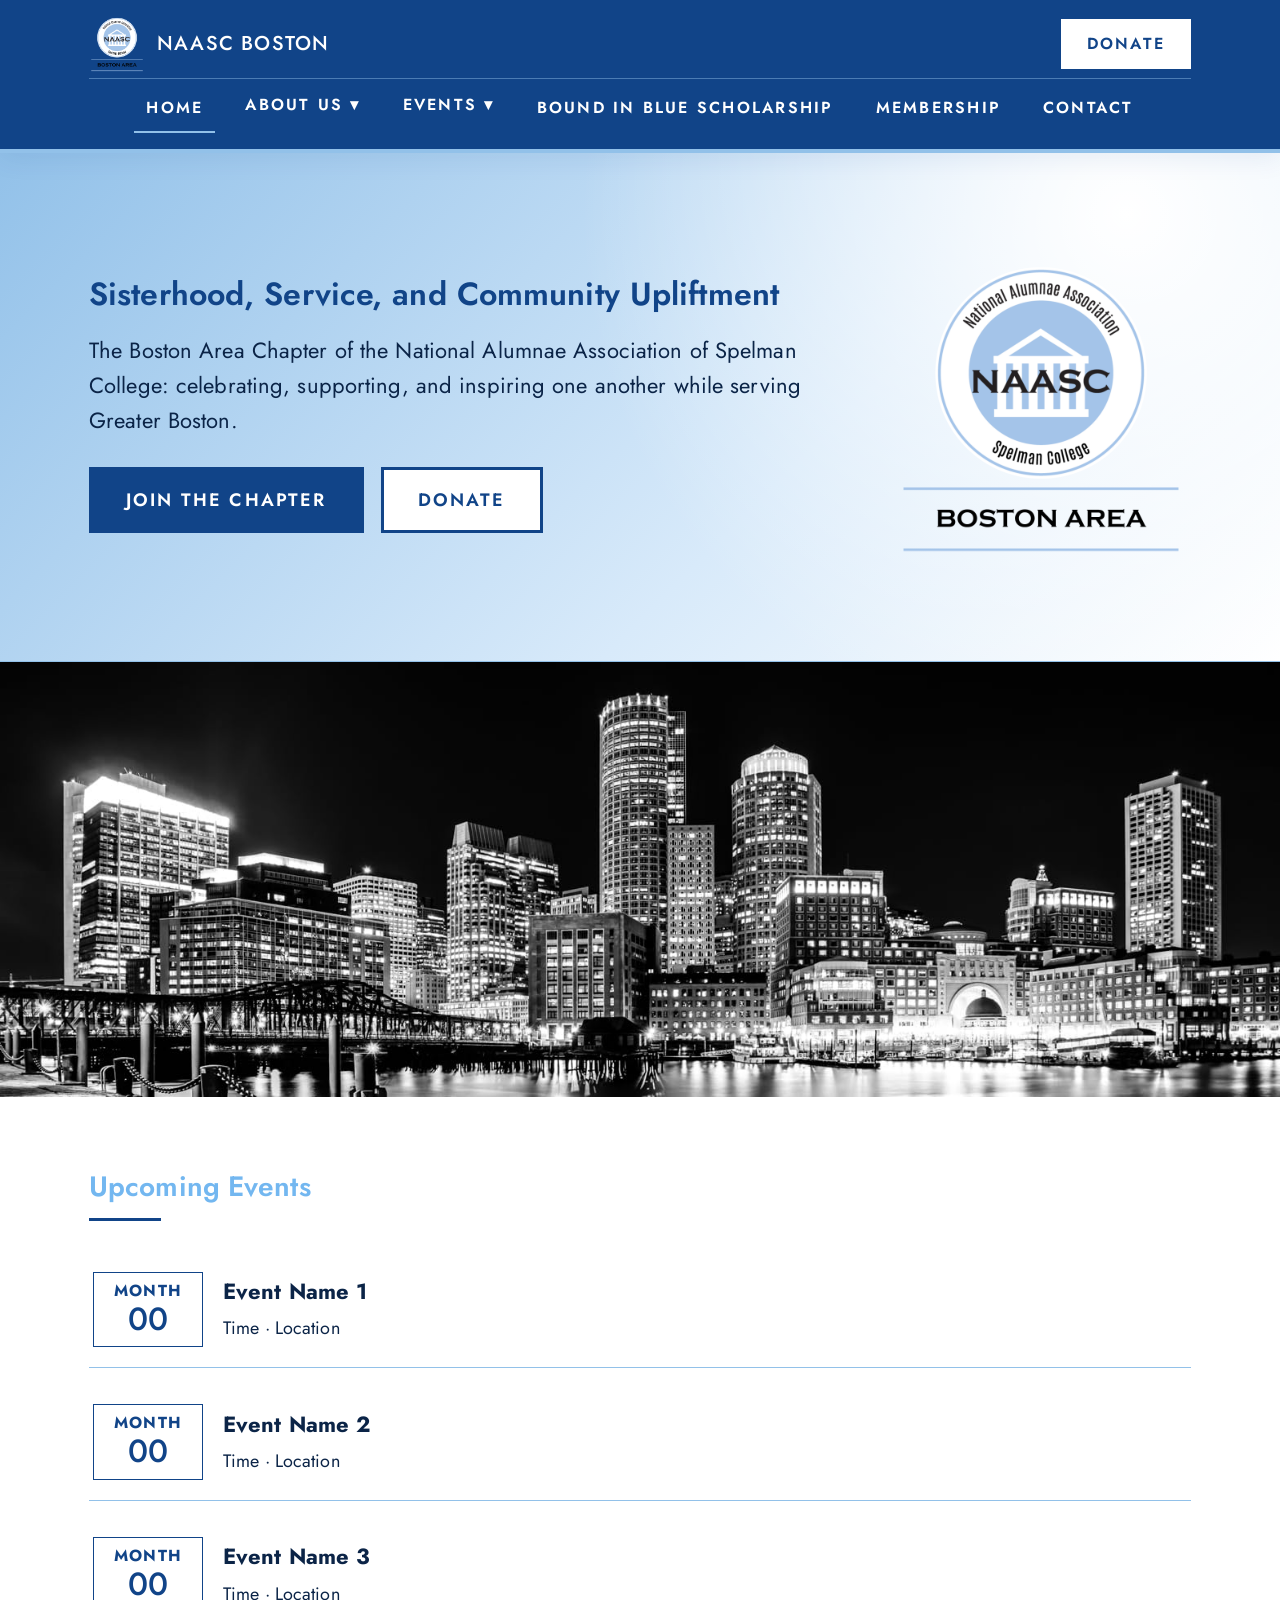
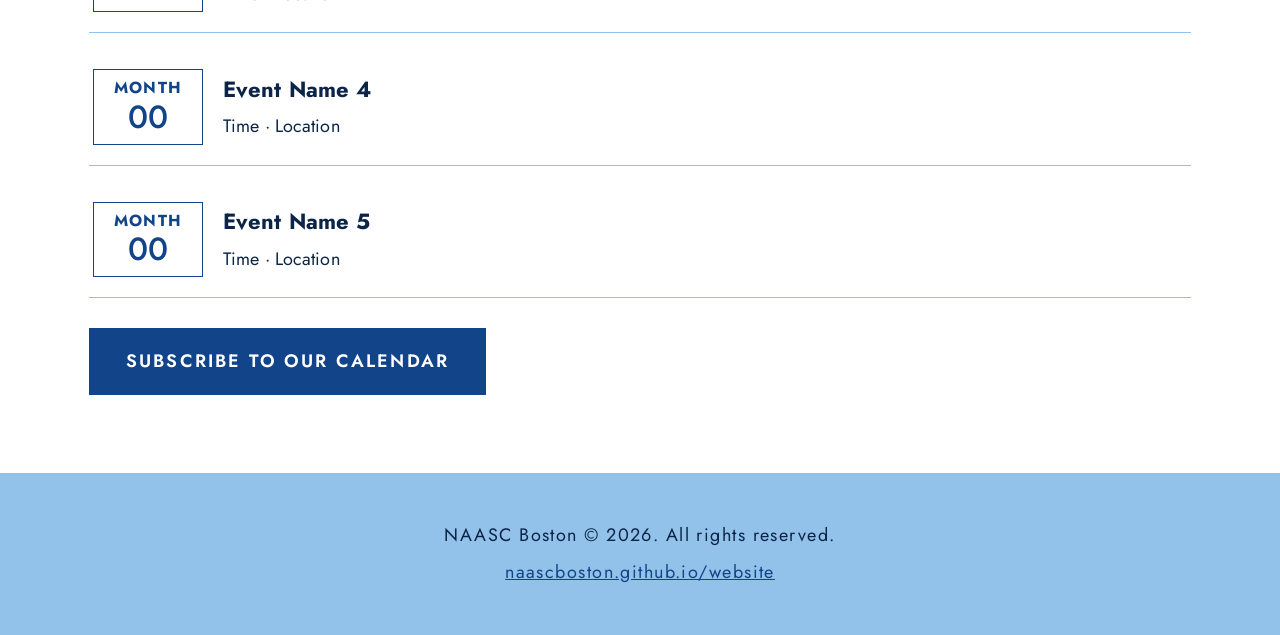
<file: index.html>
<!DOCTYPE html>
<html lang="en">
<head>
<meta charset="utf-8">
<meta name="viewport" content="width=device-width, initial-scale=1, viewport-fit=cover">
<title>Home | NAASC Boston</title>
<link rel="stylesheet" href="https://fonts.googleapis.com/css2?family=Jost:wght@400;500;600&display=swap">
<link rel="canonical" href="https://naascboston.github.io/website/">
<link rel="stylesheet" href="styles.css">
</head>
<body>
<a class="skip" href="#main">Skip to main content</a>
<header>
 <div class="bar">
  <a class="brand" href="index.html"><img src="photos/naascbostonlogo.png" alt="" onerror="this.style.display='none'"><span>NAASC Boston</span></a>
  <button class="nav-toggle" type="button" aria-expanded="false" aria-controls="site-nav">Menu</button>
  <nav id="site-nav" aria-label="Main">
   <a href="index.html" aria-current="page">Home</a>
   <div class="dd"><a href="about.html">About Us</a>
    <div class="sub"><a href="leadership.html">Leadership Team</a></div></div>
   <div class="dd"><a href="events.html">Events</a>
    <div class="sub"><a href="blueprint.html">Blueprint Girls Conference</a><a href="martha-vineyard.html">Martha’s Vineyard: Spelman Sisters’ Week</a><a href="founders-celebration.html">Founders Celebration</a></div></div>
   <a href="bound-in-blue.html">Bound in Blue Scholarship</a>
   <a href="membership.html">Membership</a>
   <a href="contact.html">Contact</a>
  </nav>
  <a class="btn alt" href="https://www.zeffy.com/en-US/ticketing/naasc-boston-memberships--2026" target="_blank" rel="noopener">Donate</a>
 </div>
</header>

<main id="main" tabindex="-1">
<div class="hero"><div class="wrap">
  <div>
   <h1>Sisterhood, Service, and Community Upliftment</h1>
   <p>The Boston Area Chapter of the National Alumnae Association of Spelman College: celebrating, supporting, and inspiring one another while serving Greater Boston.</p>
   <a class="btn" href="membership.html">Join the Chapter</a>
   <a class="btn alt" href="https://www.zeffy.com/en-US/ticketing/naasc-boston-memberships--2026" target="_blank" rel="noopener">Donate</a>
  </div>
  <div class="logo-box"><img src="photos/naascbostonlogo.png" alt="NAASC Boston Area Chapter logo"></div>
</div></div>
 <figure class="feature-photo"><span>Photo</span><img src="photos/bostonsky.jpg" alt="Bound in Blue Scholarship" onerror="this.remove()"></figure>
<div class="wrap">
  <h2>Upcoming Events</h2>
  <ul class="events">
   <li><div class="date"><span>MONTH</span><b>00</b></div><div><strong>Event Name 1</strong><span class="meta">Time · Location</span></div></li>
   <li><div class="date"><span>MONTH</span><b>00</b></div><div><strong>Event Name 2</strong><span class="meta">Time · Location</span></div></li>
   <li><div class="date"><span>MONTH</span><b>00</b></div><div><strong>Event Name 3</strong><span class="meta">Time · Location</span></div></li>
   <li><div class="date"><span>MONTH</span><b>00</b></div><div><strong>Event Name 4</strong><span class="meta">Time · Location</span></div></li>
   <li><div class="date"><span>MONTH</span><b>00</b></div><div><strong>Event Name 5</strong><span class="meta">Time · Location</span></div></li>
  </ul>
  <!-- Replace # with your calendar feed (webcal:// or .ics link) -->
  <a class="btn" href="#">Subscribe to Our Calendar</a>
</div>
</main>

<footer>
 <p style="margin:0 0 8px">NAASC Boston © 2026. All rights reserved.</p>
 <a href="https://naascboston.github.io/website/">naascboston.github.io/website</a>
</footer>
<script src="nav.js"></script>
</body>
</html>
</file>
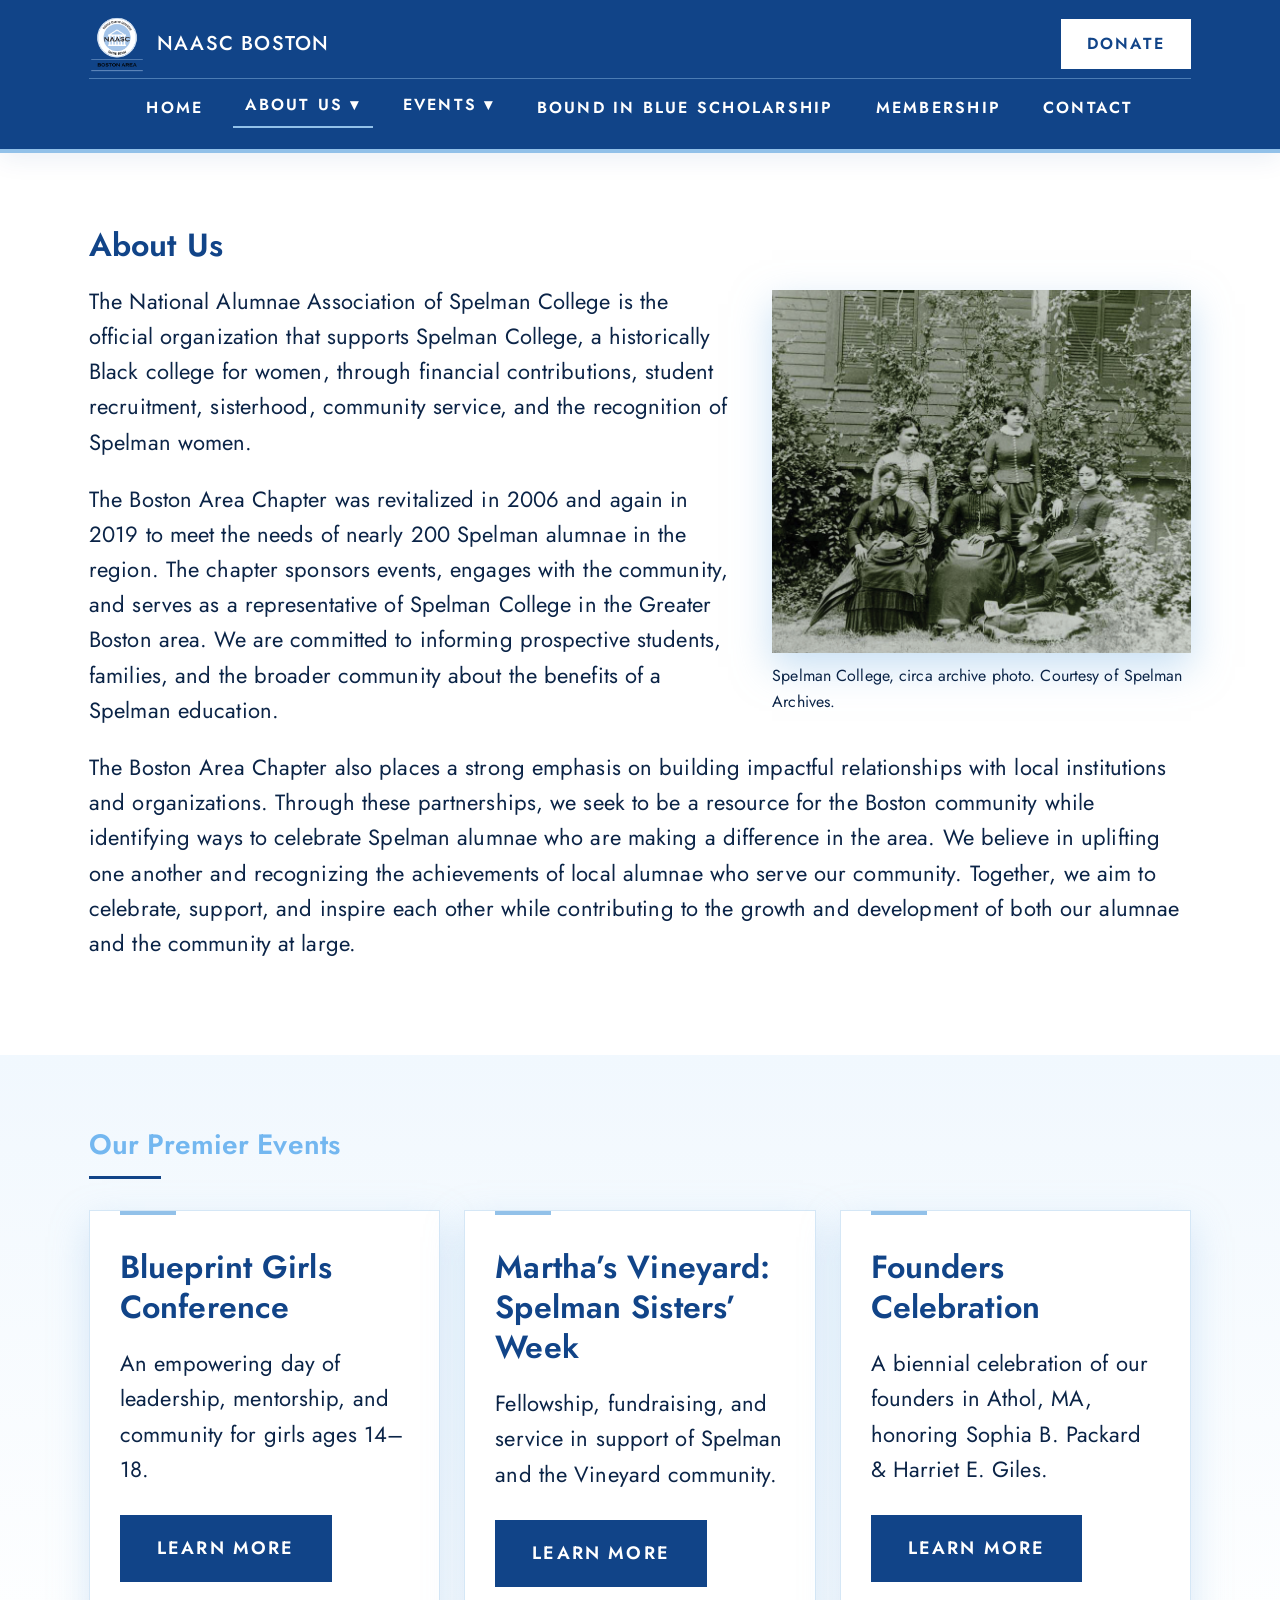
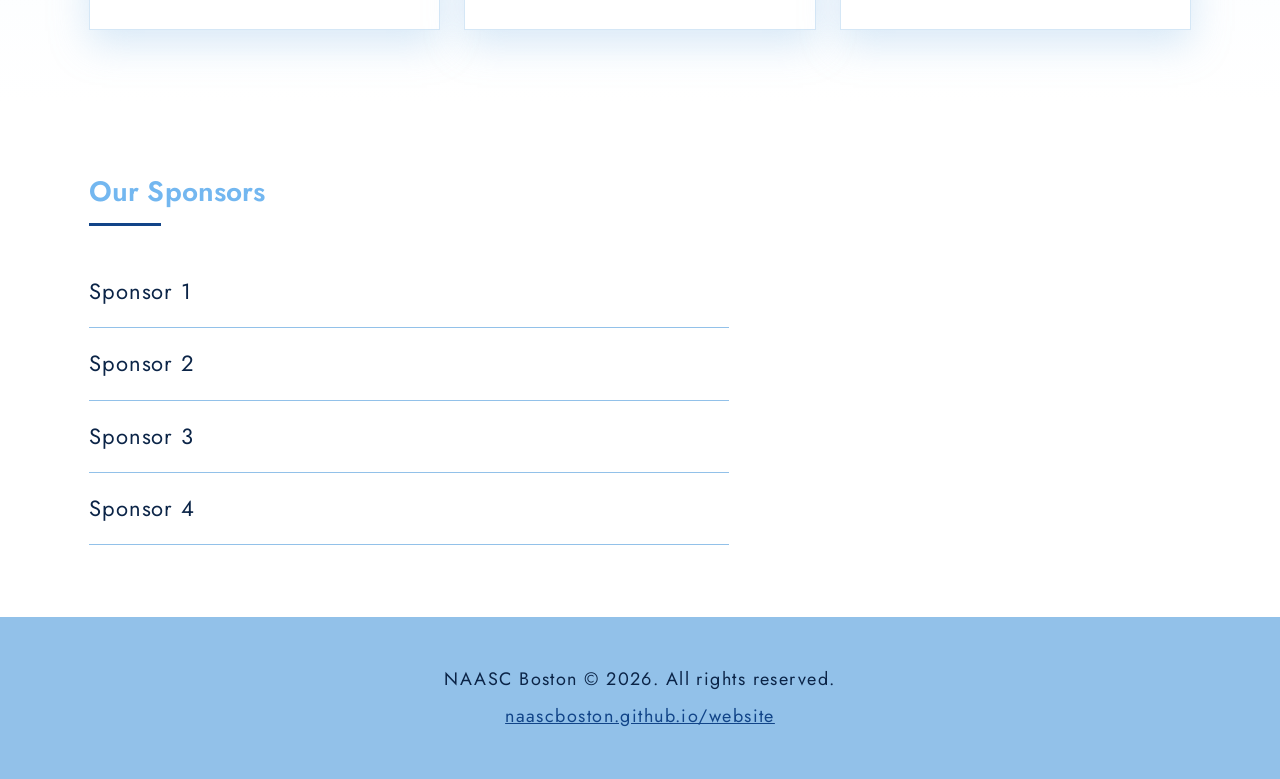
<file: about.html>
<!DOCTYPE html>
<html lang="en">
<head>
<meta charset="utf-8">
<meta name="viewport" content="width=device-width, initial-scale=1, viewport-fit=cover">
<title>About Us | NAASC Boston</title>
<link rel="stylesheet" href="https://fonts.googleapis.com/css2?family=Jost:wght@400;500;600&display=swap">
<link rel="canonical" href="https://naascboston.github.io/website/">
<link rel="stylesheet" href="styles.css">
</head>
<body>
<a class="skip" href="#main">Skip to main content</a>
<header>
 <div class="bar">
  <a class="brand" href="index.html"><img src="photos/naascbostonlogo.png" alt="" onerror="this.style.display='none'"><span>NAASC Boston</span></a>
  <button class="nav-toggle" type="button" aria-expanded="false" aria-controls="site-nav">Menu</button>
  <nav id="site-nav" aria-label="Main">
   <a href="index.html">Home</a>
   <div class="dd here"><a href="about.html" aria-current="page">About Us</a>
    <div class="sub"><a href="leadership.html">Leadership Team</a></div></div>
   <div class="dd"><a href="events.html">Events</a>
    <div class="sub"><a href="blueprint.html">Blueprint Girls Conference</a><a href="martha-vineyard.html">Martha’s Vineyard: Spelman Sisters’ Week</a><a href="founders-celebration.html">Founders Celebration</a></div></div>
   <a href="bound-in-blue.html">Bound in Blue Scholarship</a>
   <a href="membership.html">Membership</a>
   <a href="contact.html">Contact</a>
  </nav>
  <a class="btn alt" href="https://www.zeffy.com/en-US/ticketing/naasc-boston-memberships--2026" target="_blank" rel="noopener">Donate</a>
 </div>
</header>

<main id="main" tabindex="-1">
<div class="wrap" style="display:flow-root">
  <h1>About Us</h1>
  <figure class="side-photo"><img src="photos/0419_CircaSpelmanCollege_SpelmanArchives_courtesy.jpg" alt="Historic photo of Spelman College from the Spelman Archives" onerror="this.remove()"><figcaption>Spelman College, circa archive photo. Courtesy of Spelman Archives.</figcaption></figure>
  <p>The National Alumnae Association of Spelman College is the official organization that supports Spelman College, a historically Black college for women, through financial contributions, student recruitment, sisterhood, community service, and the recognition of Spelman women.</p>
  <p>The Boston Area Chapter was revitalized in 2006 and again in 2019 to meet the needs of nearly 200 Spelman alumnae in the region. The chapter sponsors events, engages with the community, and serves as a representative of Spelman College in the Greater Boston area. We are committed to informing prospective students, families, and the broader community about the benefits of a Spelman education.</p>
  <p>The Boston Area Chapter also places a strong emphasis on building impactful relationships with local institutions and organizations. Through these partnerships, we seek to be a resource for the Boston community while identifying ways to celebrate Spelman alumnae who are making a difference in the area. We believe in uplifting one another and recognizing the achievements of local alumnae who serve our community. Together, we aim to celebrate, support, and inspire each other while contributing to the growth and development of both our alumnae and the community at large.</p>
</div>
<div class="band"><div class="wrap">
  <h2>Our Premier Events</h2>
  <div class="grid">
   <article class="card"><h3>Blueprint Girls Conference</h3><p>An empowering day of leadership, mentorship, and community for girls ages 14–18.</p><a class="btn" href="blueprint.html">Learn More</a></article>
   <article class="card"><h3>Martha’s Vineyard: Spelman Sisters’ Week</h3><p>Fellowship, fundraising, and service in support of Spelman and the Vineyard community.</p><a class="btn" href="martha-vineyard.html">Learn More</a></article>
   <article class="card"><h3>Founders Celebration</h3><p>A biennial celebration of our founders in Athol, MA, honoring Sophia B. Packard &amp; Harriet E. Giles.</p><a class="btn" href="founders-celebration.html">Learn More</a></article>
  </div>
</div></div>
<div class="wrap">
  <h2>Our Sponsors</h2>
  <ul class="sponsor-list"><li>Sponsor 1</li><li>Sponsor 2</li><li>Sponsor 3</li><li>Sponsor 4</li></ul>
</div>
</main>

<footer>
 <p style="margin:0 0 8px">NAASC Boston © 2026. All rights reserved.</p>
 <a href="https://naascboston.github.io/website/">naascboston.github.io/website</a>
</footer>
<script src="nav.js"></script>
</body>
</html>
</file>
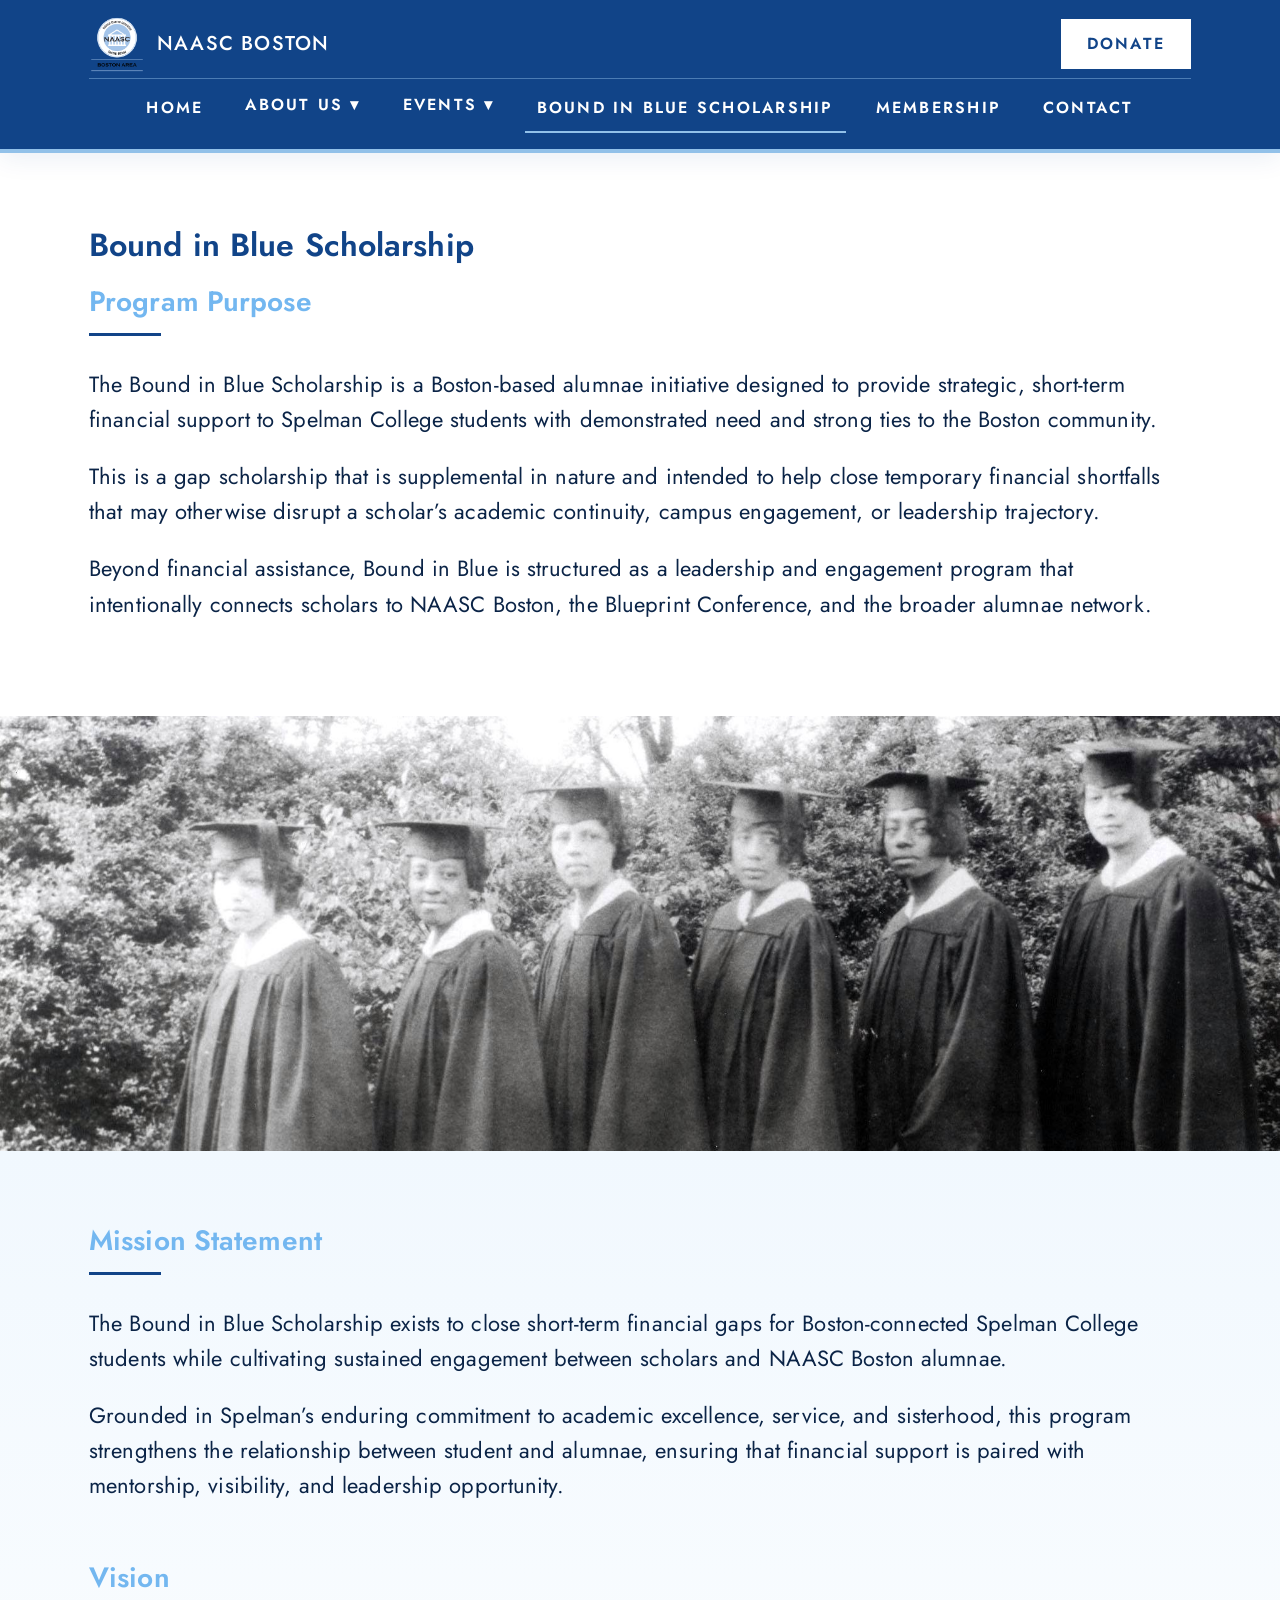
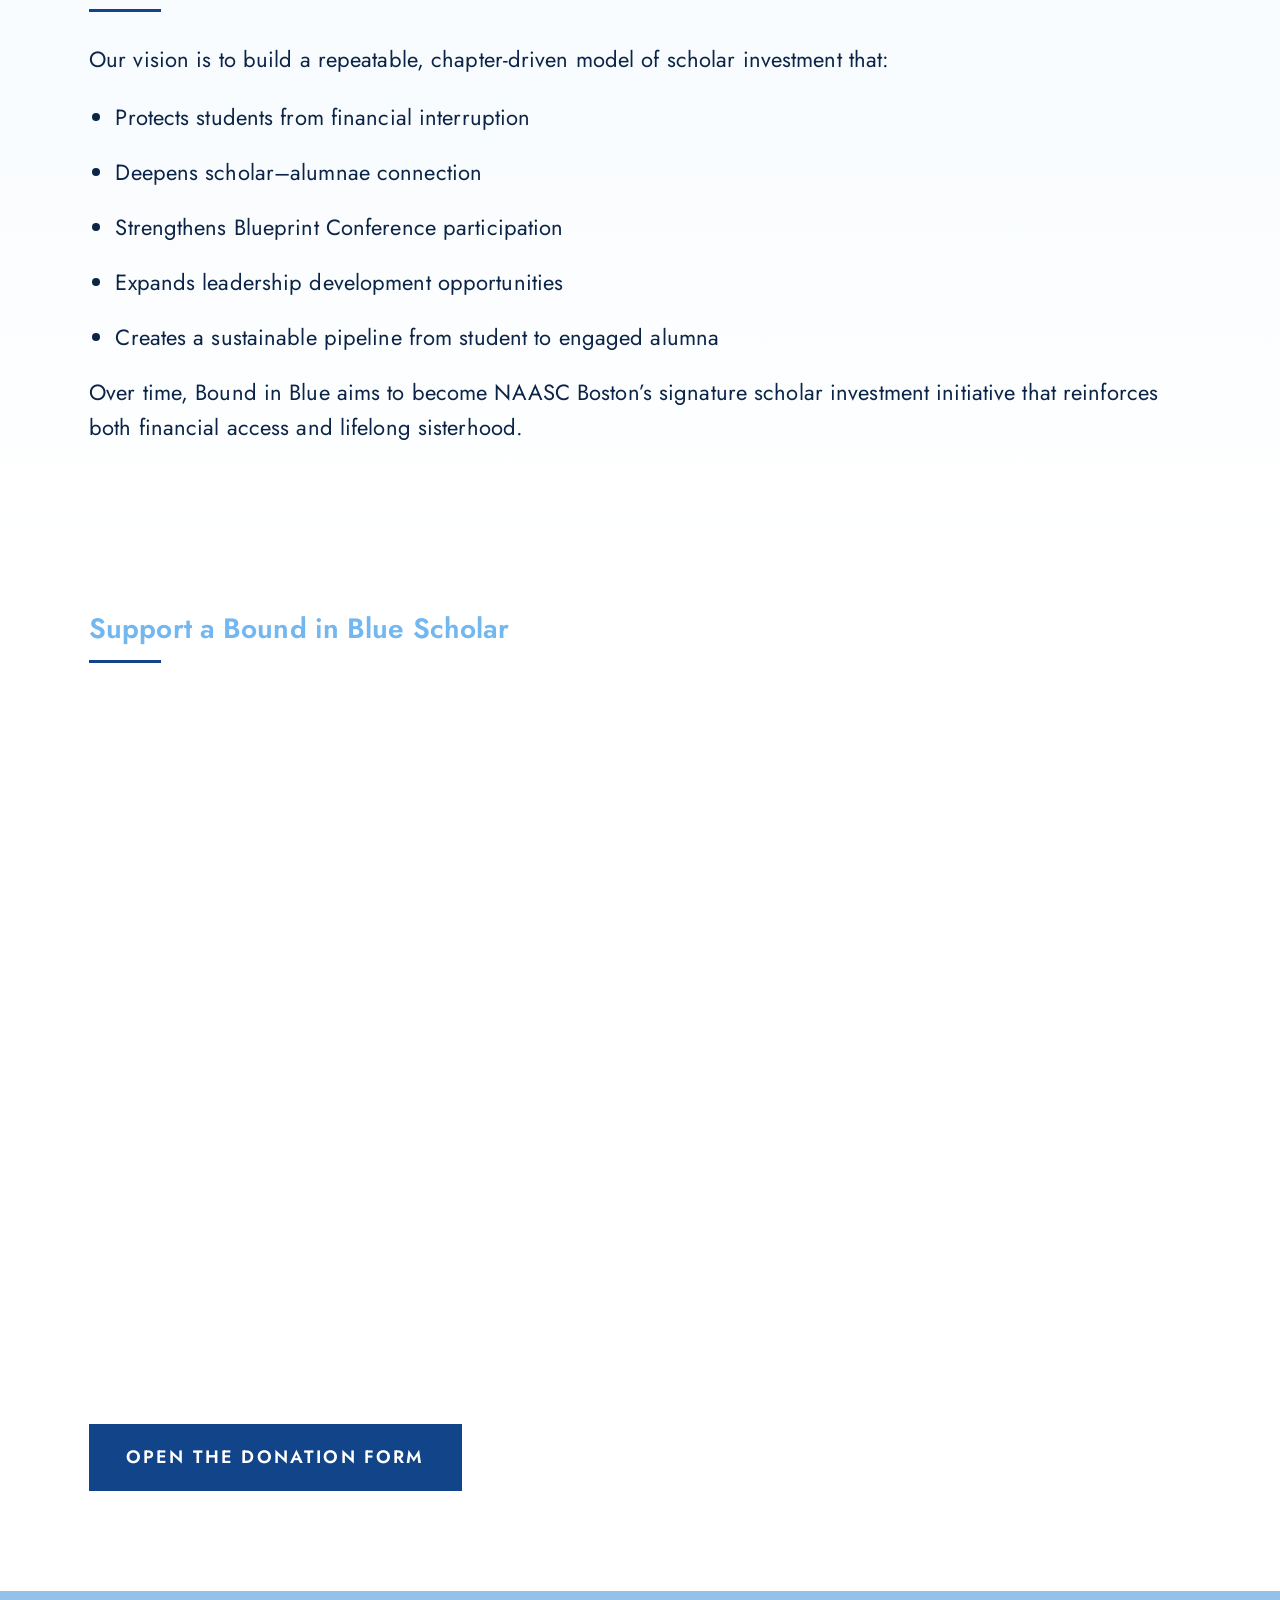
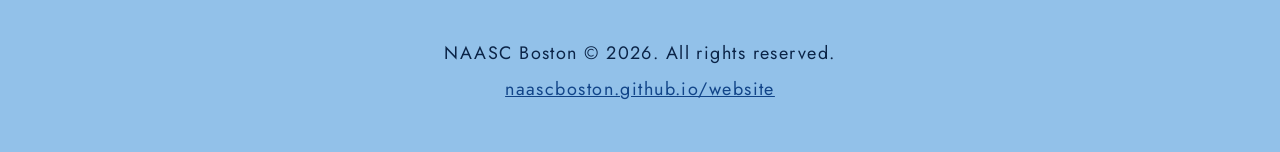
<file: bound-in-blue.html>
<!DOCTYPE html>
<html lang="en">
<head>
<meta charset="utf-8">
<meta name="viewport" content="width=device-width, initial-scale=1, viewport-fit=cover">
<title>Bound in Blue Scholarship | NAASC Boston</title>
<link rel="stylesheet" href="https://fonts.googleapis.com/css2?family=Jost:wght@400;500;600&display=swap">
<link rel="canonical" href="https://naascboston.github.io/website/">
<link rel="stylesheet" href="styles.css">
</head>
<body>
<a class="skip" href="#main">Skip to main content</a>
<header>
 <div class="bar">
  <a class="brand" href="index.html"><img src="photos/naascbostonlogo.png" alt="" onerror="this.style.display='none'"><span>NAASC Boston</span></a>
  <button class="nav-toggle" type="button" aria-expanded="false" aria-controls="site-nav">Menu</button>
  <nav id="site-nav" aria-label="Main">
   <a href="index.html">Home</a>
   <div class="dd"><a href="about.html">About Us</a>
    <div class="sub"><a href="leadership.html">Leadership Team</a></div></div>
   <div class="dd"><a href="events.html">Events</a>
    <div class="sub"><a href="blueprint.html">Blueprint Girls Conference</a><a href="martha-vineyard.html">Martha’s Vineyard: Spelman Sisters’ Week</a><a href="founders-celebration.html">Founders Celebration</a></div></div>
   <a href="bound-in-blue.html" aria-current="page">Bound in Blue Scholarship</a>
   <a href="membership.html">Membership</a>
   <a href="contact.html">Contact</a>
  </nav>
  <a class="btn alt" href="https://www.zeffy.com/en-US/ticketing/naasc-boston-memberships--2026" target="_blank" rel="noopener">Donate</a>
 </div>
</header>

<main id="main" tabindex="-1">
<div class="wrap">
  <h1>Bound in Blue Scholarship</h1>
  <h2>Program Purpose</h2>
  <p>The Bound in Blue Scholarship is a Boston-based alumnae initiative designed to provide strategic, short-term financial support to Spelman College students with demonstrated need and strong ties to the Boston community.</p>
  <p>This is a gap scholarship that is supplemental in nature and intended to help close temporary financial shortfalls that may otherwise disrupt a scholar’s academic continuity, campus engagement, or leadership trajectory.</p>
  <p>Beyond financial assistance, Bound in Blue is structured as a leadership and engagement program that intentionally connects scholars to NAASC Boston, the Blueprint Conference, and the broader alumnae network.</p>
</div>
<figure class="feature-photo"><span>Photo</span><img src="photos/gradclassphoto.jpg" alt="Bound in Blue Scholarship" onerror="this.remove()"></figure>
<div class="band"><div class="wrap">
  <h2>Mission Statement</h2>
  <p>The Bound in Blue Scholarship exists to close short-term financial gaps for Boston-connected Spelman College students while cultivating sustained engagement between scholars and NAASC Boston alumnae.</p>
  <p>Grounded in Spelman’s enduring commitment to academic excellence, service, and sisterhood, this program strengthens the relationship between student and alumnae, ensuring that financial support is paired with mentorship, visibility, and leadership opportunity.</p>
  <h2 style="margin-top:56px">Vision</h2>
  <p>Our vision is to build a repeatable, chapter-driven model of scholar investment that:</p>
  <ul class="objectives">
   <li>Protects students from financial interruption</li>
   <li>Deepens scholar–alumnae connection</li>
   <li>Strengthens Blueprint Conference participation</li>
   <li>Expands leadership development opportunities</li>
   <li>Creates a sustainable pipeline from student to engaged alumna</li>
  </ul>
  <p>Over time, Bound in Blue aims to become NAASC Boston’s signature scholar investment initiative that reinforces both financial access and lifelong sisterhood.</p>
</div></div>
<div class="wrap">
  <h2>Support a Bound in Blue Scholar</h2>
  <div class="embed"><iframe title="Donation form powered by Zeffy" src="https://www.zeffy.com/embed/donation-form/thankful-grateful-spelman" allowpaymentrequest allowtransparency="true"></iframe></div>
  <p style="margin-top:24px"><a class="btn" href="https://www.zeffy.com/en-US/donation-form/thankful-grateful-spelman" target="_blank" rel="noopener">Open the Donation Form</a></p>
</div>
</main>

<footer>
 <p style="margin:0 0 8px">NAASC Boston © 2026. All rights reserved.</p>
 <a href="https://naascboston.github.io/website/">naascboston.github.io/website</a>
</footer>
<script src="nav.js"></script>
</body>
</html>
</file>
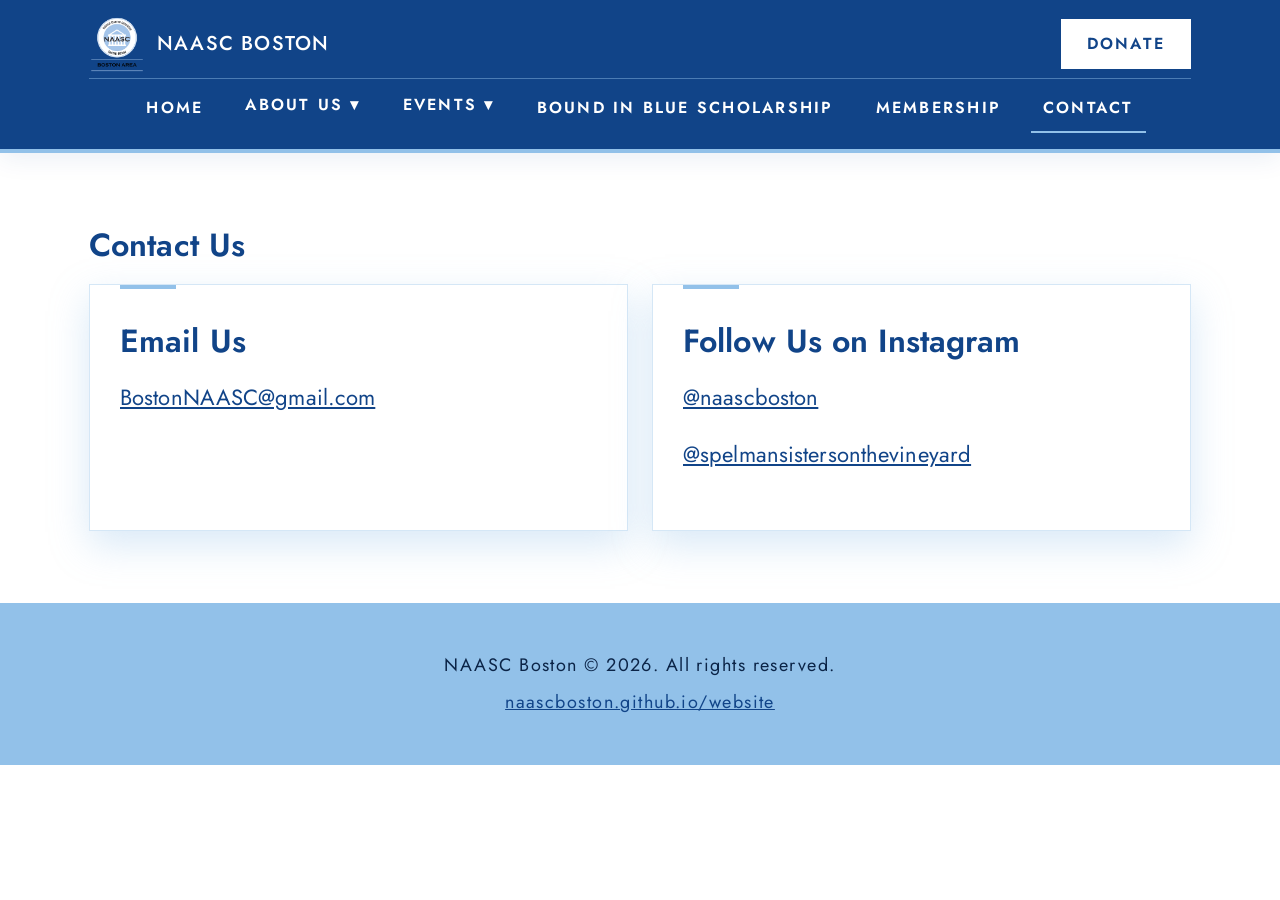
<file: contact.html>
<!DOCTYPE html>
<html lang="en">
<head>
<meta charset="utf-8">
<meta name="viewport" content="width=device-width, initial-scale=1, viewport-fit=cover">
<title>Contact Us | NAASC Boston</title>
<link rel="stylesheet" href="https://fonts.googleapis.com/css2?family=Jost:wght@400;500;600&display=swap">
<link rel="canonical" href="https://naascboston.github.io/website/">
<link rel="stylesheet" href="styles.css">
</head>
<body>
<a class="skip" href="#main">Skip to main content</a>
<header>
 <div class="bar">
  <a class="brand" href="index.html"><img src="photos/naascbostonlogo.png" alt="" onerror="this.style.display='none'"><span>NAASC Boston</span></a>
  <button class="nav-toggle" type="button" aria-expanded="false" aria-controls="site-nav">Menu</button>
  <nav id="site-nav" aria-label="Main">
   <a href="index.html">Home</a>
   <div class="dd"><a href="about.html">About Us</a>
    <div class="sub"><a href="leadership.html">Leadership Team</a></div></div>
   <div class="dd"><a href="events.html">Events</a>
    <div class="sub"><a href="blueprint.html">Blueprint Girls Conference</a><a href="martha-vineyard.html">Martha’s Vineyard: Spelman Sisters’ Week</a><a href="founders-celebration.html">Founders Celebration</a></div></div>
   <a href="bound-in-blue.html">Bound in Blue Scholarship</a>
   <a href="membership.html">Membership</a>
   <a href="contact.html" aria-current="page">Contact</a>
  </nav>
  <a class="btn alt" href="https://www.zeffy.com/en-US/ticketing/naasc-boston-memberships--2026" target="_blank" rel="noopener">Donate</a>
 </div>
</header>

<main id="main" tabindex="-1">
<div class="wrap">
  <h1>Contact Us</h1>
  <div class="grid">
   <article class="card"><h3>Email Us</h3><p><a href="mailto:BostonNAASC@gmail.com">BostonNAASC@gmail.com</a></p></article>
   <article class="card"><h3>Follow Us on Instagram</h3>
    <p><a href="https://instagram.com/naascboston" target="_blank" rel="noopener">@naascboston</a></p>
    <p><a href="https://instagram.com/spelmansistersonthevineyard" target="_blank" rel="noopener">@spelmansistersonthevineyard</a></p>
   </article>
  </div>
</div>
</main>

<footer>
 <p style="margin:0 0 8px">NAASC Boston © 2026. All rights reserved.</p>
 <a href="https://naascboston.github.io/website/">naascboston.github.io/website</a>
</footer>
<script src="nav.js"></script>
</body>
</html>
</file>
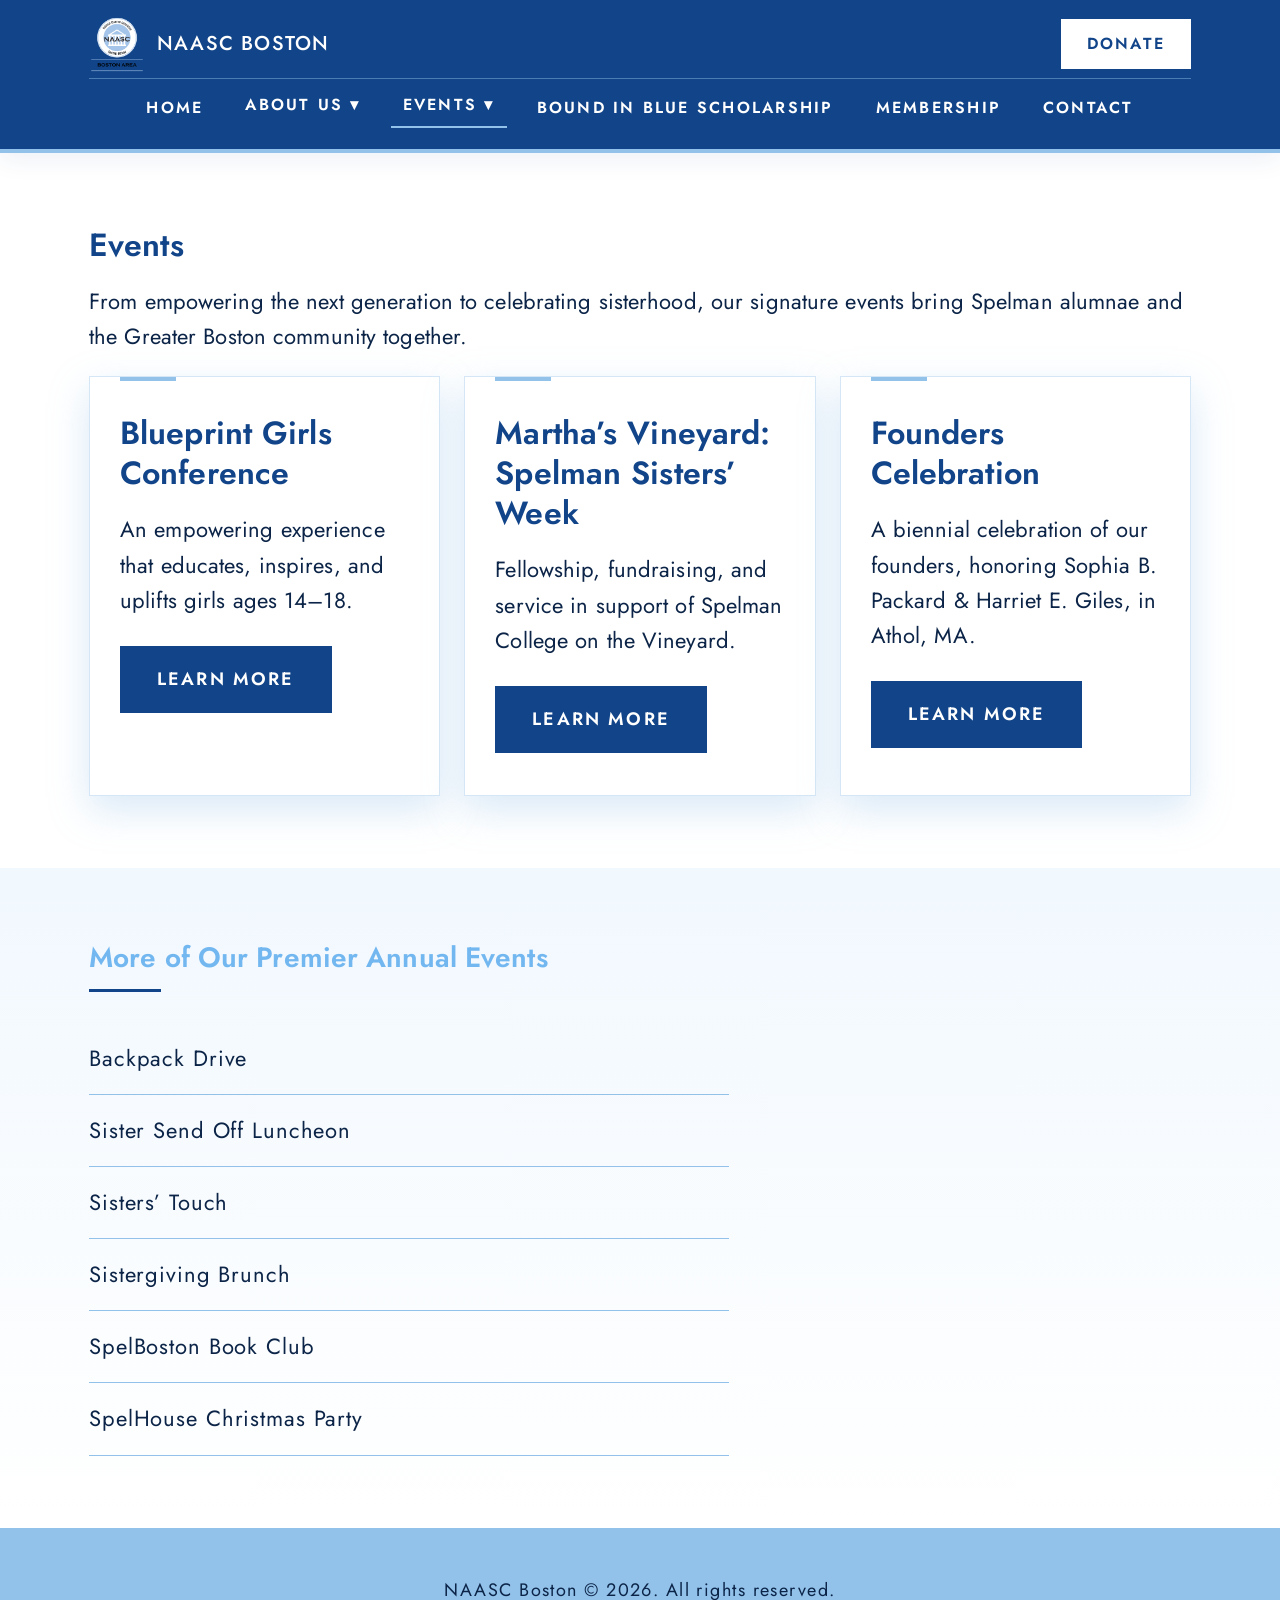
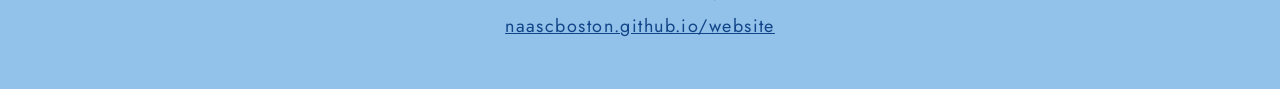
<file: events.html>
<!DOCTYPE html>
<html lang="en">
<head>
<meta charset="utf-8">
<meta name="viewport" content="width=device-width, initial-scale=1, viewport-fit=cover">
<title>Events | NAASC Boston</title>
<link rel="stylesheet" href="https://fonts.googleapis.com/css2?family=Jost:wght@400;500;600&display=swap">
<link rel="canonical" href="https://naascboston.github.io/website/">
<link rel="stylesheet" href="styles.css">
</head>
<body>
<a class="skip" href="#main">Skip to main content</a>
<header>
 <div class="bar">
  <a class="brand" href="index.html"><img src="photos/naascbostonlogo.png" alt="" onerror="this.style.display='none'"><span>NAASC Boston</span></a>
  <button class="nav-toggle" type="button" aria-expanded="false" aria-controls="site-nav">Menu</button>
  <nav id="site-nav" aria-label="Main">
   <a href="index.html">Home</a>
   <div class="dd"><a href="about.html">About Us</a>
    <div class="sub"><a href="leadership.html">Leadership Team</a></div></div>
   <div class="dd here"><a href="events.html" aria-current="page">Events</a>
    <div class="sub"><a href="blueprint.html">Blueprint Girls Conference</a><a href="martha-vineyard.html">Martha’s Vineyard: Spelman Sisters’ Week</a><a href="founders-celebration.html">Founders Celebration</a></div></div>
   <a href="bound-in-blue.html">Bound in Blue Scholarship</a>
   <a href="membership.html">Membership</a>
   <a href="contact.html">Contact</a>
  </nav>
  <a class="btn alt" href="https://www.zeffy.com/en-US/ticketing/naasc-boston-memberships--2026" target="_blank" rel="noopener">Donate</a>
 </div>
</header>

<main id="main" tabindex="-1">
<div class="wrap">
  <h1>Events</h1>
  <p>From empowering the next generation to celebrating sisterhood, our signature events bring Spelman alumnae and the Greater Boston community together.</p>
  <div class="grid">
   <article class="card"><h3>Blueprint Girls Conference</h3><p>An empowering experience that educates, inspires, and uplifts girls ages 14–18.</p><a class="btn" href="blueprint.html">Learn More</a></article>
   <article class="card"><h3>Martha’s Vineyard: Spelman Sisters’ Week</h3><p>Fellowship, fundraising, and service in support of Spelman College on the Vineyard. </p><a class="btn" href="martha-vineyard.html">Learn More</a></article>
   <article class="card"><h3>Founders Celebration</h3><p>A biennial celebration of our founders, honoring Sophia B. Packard &amp; Harriet E. Giles, in Athol, MA.</p><a class="btn" href="founders-celebration.html">Learn More</a></article>
  </div>
</div>
<div class="band"><div class="wrap">
  <h2>More of Our Premier Annual Events</h2>
  <ul class="sponsor-list">
   <li>Backpack Drive</li>
   <li>Sister Send Off Luncheon</li>
   <li>Sisters’ Touch</li>
   <li>Sistergiving Brunch</li>
   <li>SpelBoston Book Club</li>
   <li>SpelHouse Christmas Party</li>
  </ul>
</div></div>
</main>

<footer>
 <p style="margin:0 0 8px">NAASC Boston © 2026. All rights reserved.</p>
 <a href="https://naascboston.github.io/website/">naascboston.github.io/website</a>
</footer>
<script src="nav.js"></script>
</body>
</html>
</file>
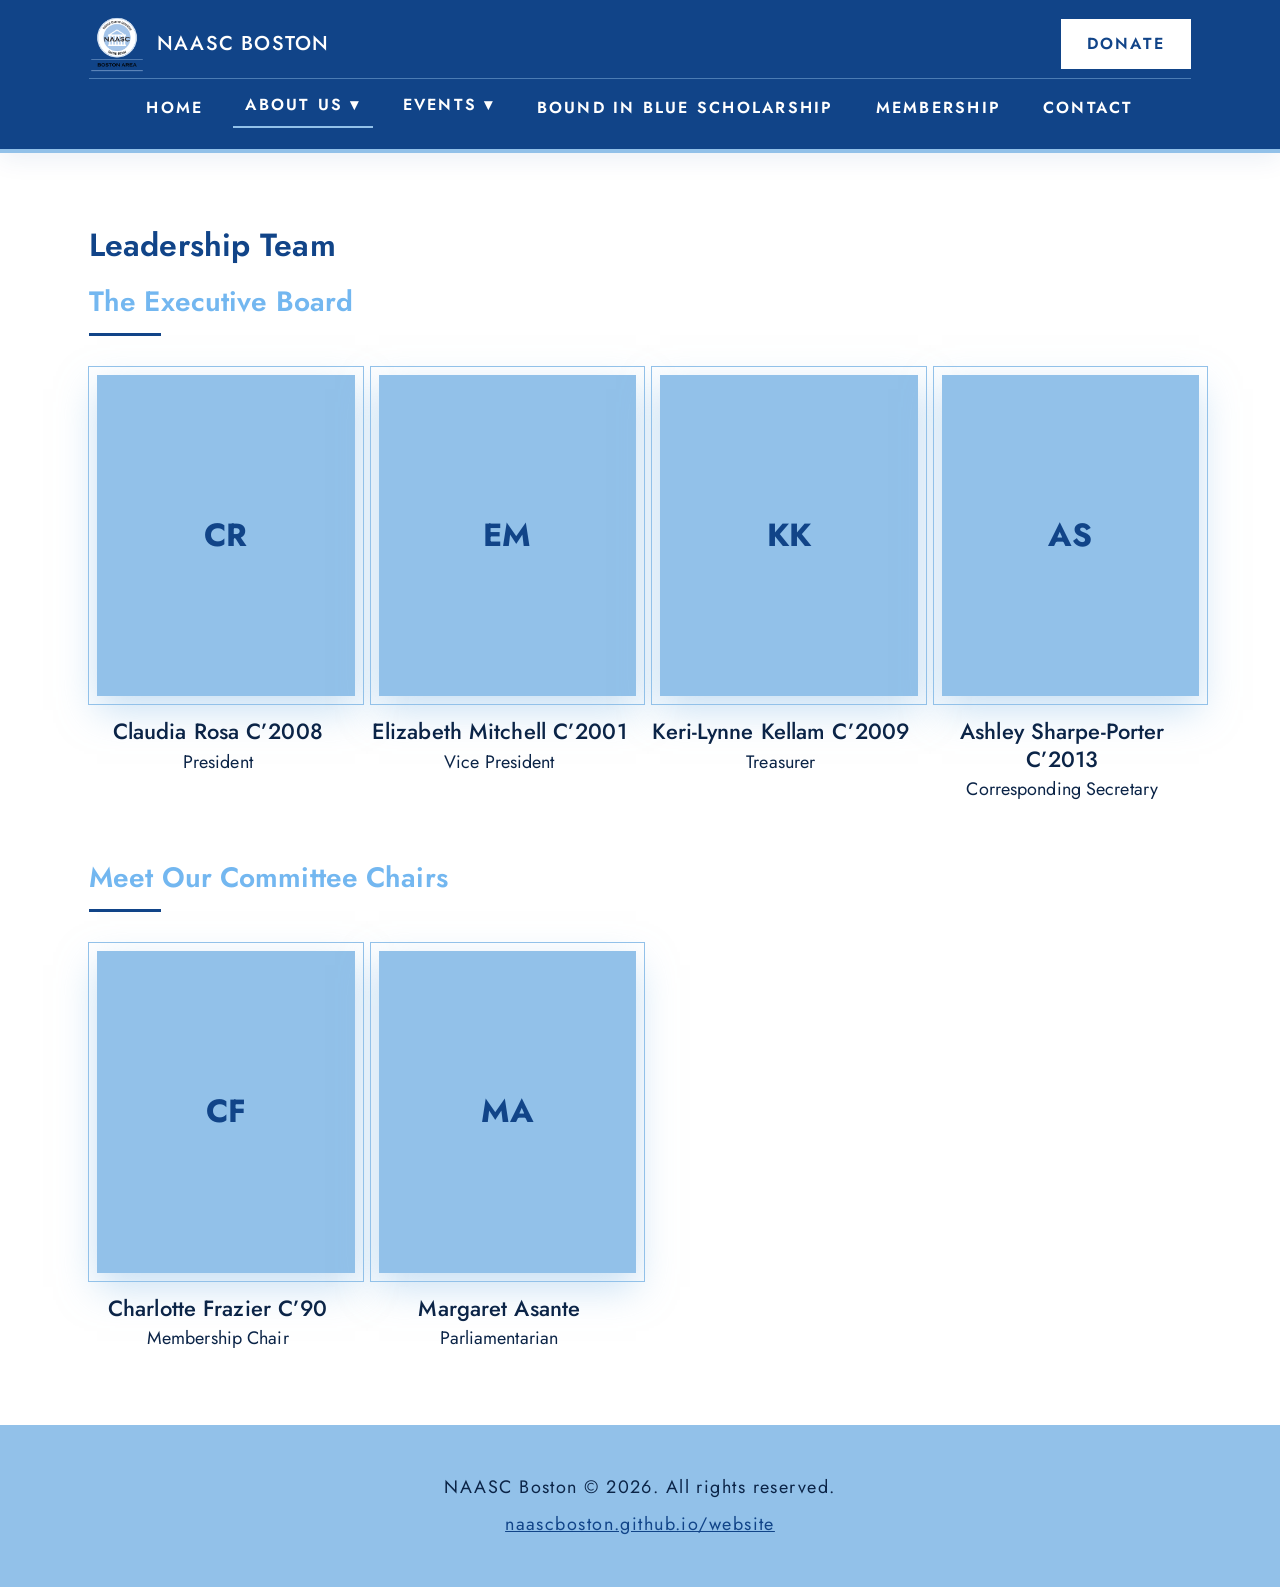
<file: leadership.html>
<!DOCTYPE html>
<html lang="en">
<head>
<meta charset="utf-8">
<meta name="viewport" content="width=device-width, initial-scale=1, viewport-fit=cover">
<title>Leadership Team | NAASC Boston</title>
<link rel="stylesheet" href="https://fonts.googleapis.com/css2?family=Jost:wght@400;500;600&display=swap">
<link rel="canonical" href="https://naascboston.github.io/website/">
<link rel="stylesheet" href="styles.css">
</head>
<body>
<a class="skip" href="#main">Skip to main content</a>
<header>
 <div class="bar">
  <a class="brand" href="index.html"><img src="photos/naascbostonlogo.png" alt="" onerror="this.style.display='none'"><span>NAASC Boston</span></a>
  <button class="nav-toggle" type="button" aria-expanded="false" aria-controls="site-nav">Menu</button>
  <nav id="site-nav" aria-label="Main">
   <a href="index.html">Home</a>
   <div class="dd here"><a href="about.html">About Us</a>
    <div class="sub"><a href="leadership.html" aria-current="page">Leadership Team</a></div></div>
   <div class="dd"><a href="events.html">Events</a>
    <div class="sub"><a href="blueprint.html">Blueprint Girls Conference</a><a href="martha-vineyard.html">Martha’s Vineyard: Spelman Sisters’ Week</a><a href="founders-celebration.html">Founders Celebration</a></div></div>
   <a href="bound-in-blue.html">Bound in Blue Scholarship</a>
   <a href="membership.html">Membership</a>
   <a href="contact.html">Contact</a>
  </nav>
  <a class="btn alt" href="https://www.zeffy.com/en-US/ticketing/naasc-boston-memberships--2026" target="_blank" rel="noopener">Donate</a>
 </div>
</header>

<main id="main" tabindex="-1">
<div class="wrap">
  <h1>Leadership Team</h1>
  <h2>The Executive Board</h2>
  <div class="people" id="eboard"></div>
  <h2 style="margin-top:56px">Meet Our Committee Chairs</h2>
  <div class="people" id="chairs"></div>
</div>
</main>

<footer>
 <p style="margin:0 0 8px">NAASC Boston © 2026. All rights reserved.</p>
 <a href="https://naascboston.github.io/website/">naascboston.github.io/website</a>
</footer>
<script src="script.js"></script>
<script src="nav.js"></script>
</body>
</html>
</file>
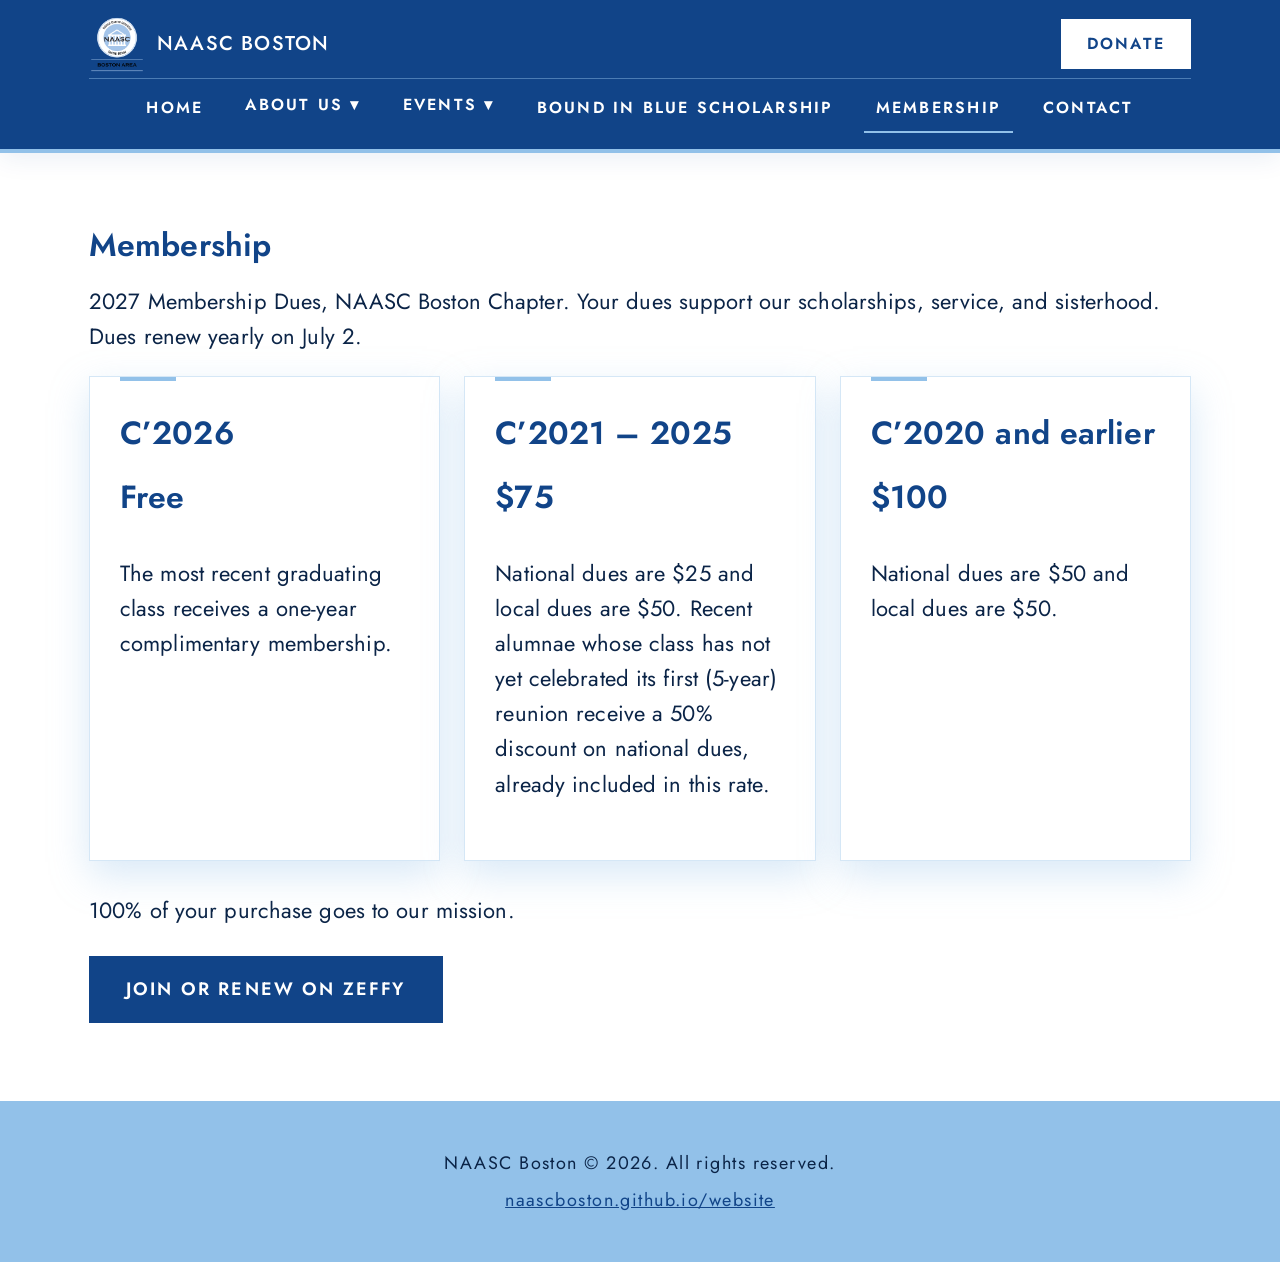
<file: membership.html>
<!DOCTYPE html>
<html lang="en">
<head>
<meta charset="utf-8">
<meta name="viewport" content="width=device-width, initial-scale=1, viewport-fit=cover">
<title>Membership | NAASC Boston</title>
<link rel="stylesheet" href="https://fonts.googleapis.com/css2?family=Jost:wght@400;500;600&display=swap">
<link rel="canonical" href="https://naascboston.github.io/website/">
<link rel="stylesheet" href="styles.css">
</head>
<body>
<a class="skip" href="#main">Skip to main content</a>
<header>
 <div class="bar">
  <a class="brand" href="index.html"><img src="photos/naascbostonlogo.png" alt="" onerror="this.style.display='none'"><span>NAASC Boston</span></a>
  <button class="nav-toggle" type="button" aria-expanded="false" aria-controls="site-nav">Menu</button>
  <nav id="site-nav" aria-label="Main">
   <a href="index.html">Home</a>
   <div class="dd"><a href="about.html">About Us</a>
    <div class="sub"><a href="leadership.html">Leadership Team</a></div></div>
   <div class="dd"><a href="events.html">Events</a>
    <div class="sub"><a href="blueprint.html">Blueprint Girls Conference</a><a href="martha-vineyard.html">Martha’s Vineyard: Spelman Sisters’ Week</a><a href="founders-celebration.html">Founders Celebration</a></div></div>
   <a href="bound-in-blue.html">Bound in Blue Scholarship</a>
   <a href="membership.html" aria-current="page">Membership</a>
   <a href="contact.html">Contact</a>
  </nav>
  <a class="btn alt" href="https://www.zeffy.com/en-US/ticketing/naasc-boston-memberships--2026" target="_blank" rel="noopener">Donate</a>
 </div>
</header>

<main id="main" tabindex="-1">
<div class="wrap">
  <h1>Membership</h1>
  <p>2027 Membership Dues, NAASC Boston Chapter. Your dues support our scholarships, service, and sisterhood. Dues renew yearly on July 2.</p>
  <div class="grid">
   <article class="card"><h3>C’2026</h3><p class="price">Free</p><p>The most recent graduating class receives a one-year complimentary membership.</p></article>
   <article class="card"><h3>C’2021 – 2025</h3><p class="price">$75</p><p>National dues are $25 and local dues are $50. Recent alumnae whose class has not yet celebrated its first (5-year) reunion receive a 50% discount on national dues, already included in this rate.</p></article>
   <article class="card"><h3>C’2020 and earlier</h3><p class="price">$100</p><p>National dues are $50 and local dues are $50.</p></article>
  </div>
  <p style="margin-top:32px">100% of your purchase goes to our mission.</p>
  <a class="btn" href="https://www.zeffy.com/en-US/ticketing/naasc-boston-memberships--2026" target="_blank" rel="noopener">Join or Renew on Zeffy</a>
</div>
</main>

<footer>
 <p style="margin:0 0 8px">NAASC Boston © 2026. All rights reserved.</p>
 <a href="https://naascboston.github.io/website/">naascboston.github.io/website</a>
</footer>
<script src="nav.js"></script>
</body>
</html>
</file>
<file: styles.css>
:root{--main:#92C1E9;--accent:#114488;--bg:#fff;--text:#0b2447;--soft:#f1f8fe;--card:#fff;--line:#d5e7f6;color-scheme:light}
*{box-sizing:border-box}
body{margin:0;background:var(--bg);color:var(--text);font-family:"Jost","Helvetica Neue",Arial,sans-serif;font-size:22px;line-height:1.6;letter-spacing:.005em}
h1,h2,h3{font-size:32px;line-height:1.25;margin:0 0 .6em;color:var(--accent);font-weight:600}
h2{margin-bottom:1.1em}
h2::after{content:"";display:block;width:72px;height:3px;background:#114488;margin-top:14px}
p{margin:0 0 1em}
a{color:var(--accent)}
:focus-visible{outline:4px solid var(--accent);outline-offset:3px}
.skip{position:absolute;left:-999px;top:0;background:var(--accent);color:#fff;padding:10px 16px;z-index:20;font-size:18px}
.skip:focus{left:8px}

/* Header + nav */
header{background:#114488;position:sticky;top:0;z-index:10;border-bottom:4px solid var(--main);box-shadow:0 6px 24px rgba(17,68,136,.08)}
.bar{max-width:1150px;margin:auto;padding:16px 24px;display:flex;flex-wrap:wrap;align-items:center;gap:12px 24px;justify-content:space-between}
.brand{display:flex;align-items:center;gap:12px;text-decoration:none;color:#fff;font-weight:500;font-size:20px;letter-spacing:.06em;text-transform:uppercase}
.brand img{height:56px;width:auto}
nav{display:flex;flex-wrap:wrap;gap:6px}
nav a{font-size:16px;letter-spacing:.14em;text-transform:uppercase;font-weight:600;color:#fff;text-decoration:none;padding:10px 12px;border-bottom:2px solid transparent}
nav a:hover,nav a[aria-current="page"]{color:#fff;border-bottom-color:var(--main)}

/* Buttons */
.btn{display:inline-block;background:var(--accent);color:#fff;font-family:inherit;font-size:18px;font-weight:600;letter-spacing:.12em;text-transform:uppercase;padding:16px 34px;border:3px solid var(--accent);text-decoration:none;cursor:pointer;margin:6px 10px 6px 0}
.btn:hover{filter:brightness(1.12)}
.btn.alt{background:#fff;color:#114488}
header .btn.alt{margin:0;padding:12px 26px;border-color:#fff}
header .btn.alt:hover{background:var(--main);border-color:var(--main);color:#0b2447;filter:none}

/* Layout */
.wrap{max-width:1150px;margin:auto;padding:72px 24px}
.grid{display:grid;gap:24px;grid-template-columns:repeat(auto-fit,minmax(260px,1fr))}
.band{background:linear-gradient(180deg,#f1f8fe 0%,#fff 100%)}

/* Hero */
.hero{background:radial-gradient(circle at 88% 12%,#fff 0,transparent 45%),linear-gradient(135deg,#92C1E9 0%,#d8eafa 62%,#fff 100%);color:#0b2447;border-bottom:1px solid var(--main)}
.hero .wrap{display:grid;grid-template-columns:1fr auto;gap:32px;align-items:center;padding:104px 24px}
.hero h1{color:#114488}
.hero p{max-width:34em}
.hero .btn{background:#114488;color:#fff;border-color:#114488}
.hero .btn.alt{background:#fff;color:#114488}
.hero .btn:hover{background:#0b2f63;border-color:#0b2f63;color:#fff;filter:none}
.logo-box{width:300px;max-width:100%;display:block}
.logo-box img{width:100%;height:auto;display:block}

/* Cards */
.card{background:var(--card);border:1px solid var(--line);box-shadow:0 14px 36px rgba(146,193,233,.35);padding:36px 30px;position:relative}
.card::before{content:"";position:absolute;left:30px;top:0;width:56px;height:4px;background:var(--main)}
.price{font-size:32px;font-weight:600;color:var(--accent)}

/* Events */
.events{list-style:none;margin:0 0 24px;padding:0;display:grid;gap:16px}
.events li{display:grid;grid-template-columns:110px 1fr;gap:20px;align-items:center;border-bottom:1px solid var(--main);padding:20px 4px}
.events strong{display:block;font-size:22px}
.meta{font-size:18px}
.date{color:var(--accent);border:1px solid var(--accent);text-align:center;padding:8px;font-weight:bold;line-height:1.2}
.date span{display:block;font-size:16px;letter-spacing:.08em}
.date b{font-size:32px;font-weight:500}

/* Leadership */
.people{display:grid;gap:24px;grid-template-columns:repeat(auto-fill,minmax(250px,1fr))}
.person{text-align:center}
.photo{width:100%;aspect-ratio:4/5;overflow:hidden;background:var(--main);box-shadow:0 14px 36px rgba(146,193,233,.5);outline:1px solid var(--main);outline-offset:8px;margin:8px;display:flex;align-items:center;justify-content:center;font-size:32px;font-weight:bold;color:#114488}
.photo img{width:100%;height:100%;object-fit:cover;display:block}
.person h3{font-size:22px;font-weight:500;margin:22px 0 2px;color:var(--text)}
.person p{font-size:18px;margin:0}

/* Sponsors */
.sponsor-list{list-style:none;margin:0;padding:0;max-width:640px}
.sponsor-list li{padding:18px 0;border-bottom:1px solid var(--main);font-size:22px;letter-spacing:.04em}

/* Footer */
footer{background:var(--main);color:#0b2447;text-align:center;padding:48px 20px;font-size:18px;letter-spacing:.08em}
footer a{color:#114488}

/* Dropdown nav */
.dd{position:relative}
.sub{display:none;position:absolute;left:0;top:100%;min-width:330px;background:#114488;border-top:3px solid var(--main);box-shadow:0 16px 30px rgba(11,36,71,.25);z-index:30;padding:6px 0}
.dd:hover .sub,.dd:focus-within .sub{display:block}
.dd>a::after{content:" ▾";font-size:16px}
.dd.here>a{border-bottom-color:var(--main)}
.sub a{display:block;padding:14px 20px;border-bottom:0;letter-spacing:.08em;line-height:1.35}
.sub a:hover,.sub a[aria-current="page"]{background:rgba(255,255,255,.14)}

/* Event pages */
.callout{background:var(--card);border:1px solid var(--line);border-left:8px solid var(--accent);box-shadow:0 14px 36px rgba(146,193,233,.35);padding:40px 36px}
.callout p:last-child{margin:0}
.objectives{padding-left:1.2em;margin:0}
.objectives li{margin-bottom:.9em}
.objectives strong{color:var(--accent)}
.track{display:flex;gap:16px;overflow-x:auto;scroll-snap-type:x mandatory;padding-bottom:12px}
.slide{flex:0 0 calc(50% - 8px);aspect-ratio:4/3;margin:0;position:relative;scroll-snap-align:start;background:var(--main);display:flex;align-items:center;justify-content:center;color:#114488;font-weight:600;overflow:hidden;box-shadow:0 14px 36px rgba(146,193,233,.5)}
.slide img{position:absolute;inset:0;width:100%;height:100%;object-fit:cover}
.car-btns{margin-top:16px}

/* Bound in Blue */
.feature-photo{margin:0;width:100%;height:clamp(260px,34vw,460px);position:relative;background:var(--main);display:flex;align-items:center;justify-content:center;color:#114488;font-weight:600;overflow:hidden}
.feature-photo span{position:absolute}
.feature-photo img{position:absolute;inset:0;display:block;width:100%;height:100%;object-fit:cover;object-position:center 20%}
.embed{position:relative;overflow:hidden;height:700px;width:100%;max-width:900px}
.embed iframe{position:absolute;border:0;top:0;left:0;bottom:0;right:0;width:100%;height:100%}

/* About photo */
.side-photo{float:right;width:38%;margin:6px 0 20px 40px}
.side-photo img{width:100%;height:auto;display:block;box-shadow:0 14px 36px rgba(146,193,233,.5)}
.side-photo figcaption{font-size:16px;margin-top:10px}

@media(max-width:700px){
.side-photo{float:none;width:100%;margin:0 0 24px}
nav{width:100%;flex-direction:column}
.sub{position:static;display:block;box-shadow:none;border-top:0;min-width:0;padding:0 0 0 14px}
.dd>a::after{content:""}
.slide{flex-basis:100%}
.hero .wrap{grid-template-columns:1fr}
.logo-box{width:200px;max-width:100%;display:block}
.events li{grid-template-columns:1fr}
}

/* Header layout: logo + Donate on top row, menu below */
.brand{order:1}
header .btn.alt{order:2;font-size:16px;letter-spacing:.14em;padding:10px 24px;border-width:2px}
nav{order:3}
@media(min-width:701px){
.bar{row-gap:6px}
.brand{margin-right:auto}
nav{flex:1 0 100%;justify-content:center;gap:18px;border-top:1px solid rgba(146,193,233,.45);padding-top:6px}
}

/* Mobile menu toggle */
.nav-toggle{display:none;order:3;font:inherit;font-size:16px;font-weight:600;letter-spacing:.14em;text-transform:uppercase;background:transparent;color:#fff;border:2px solid #fff;padding:10px 20px;cursor:pointer}
.nav-toggle:hover{background:rgba(255,255,255,.14)}
nav{order:4}
@media(max-width:700px){
.brand{margin-right:auto}
.nav-toggle{display:inline-block}
nav{display:none}
nav.open{display:flex;max-height:calc(100vh - 140px);overflow-y:auto}
}

/* Headings */
h2{font-size:28px;color:#73b7f0}
</file>
